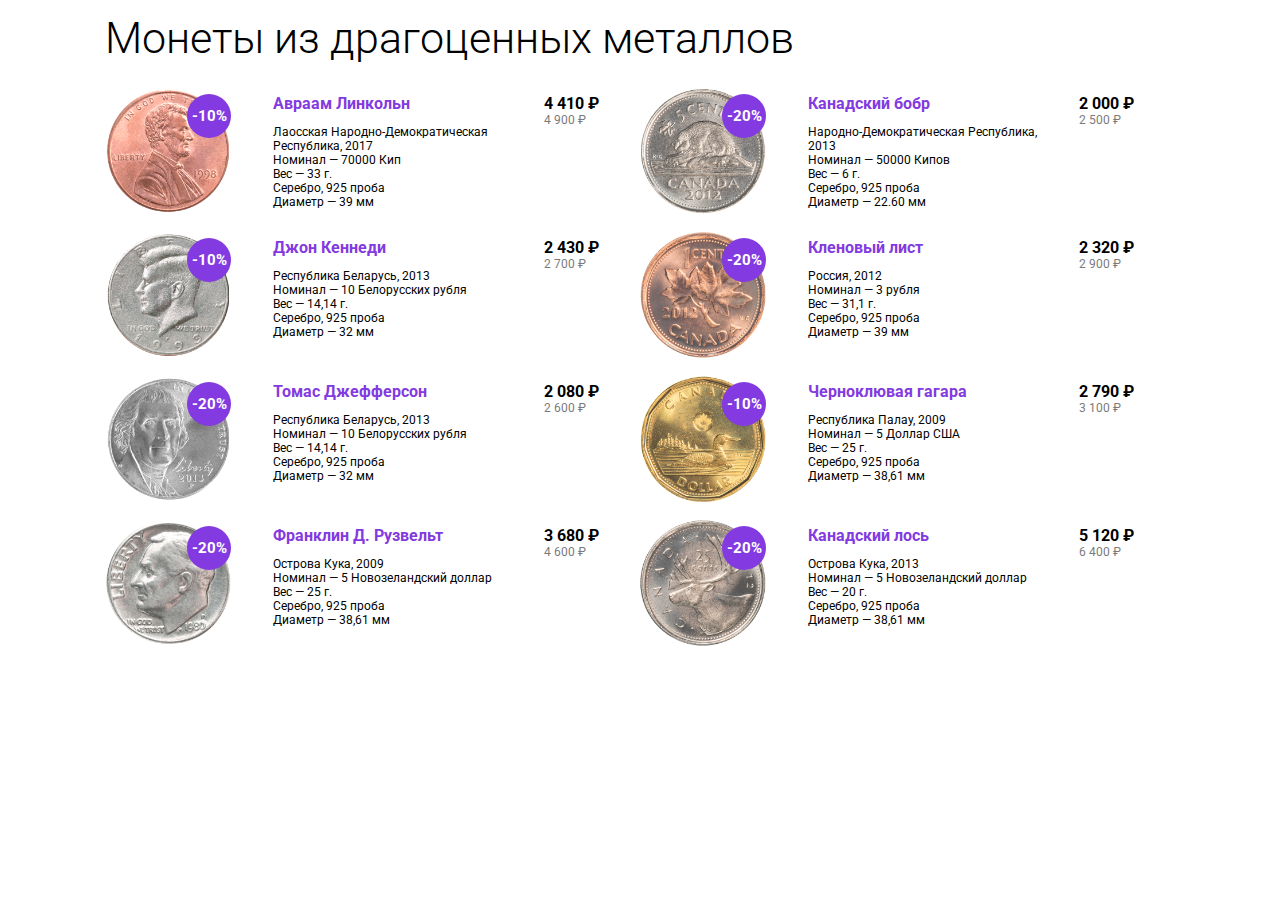
<file: index.html>
<!DOCTYPE html>
<html lang="en">
<head>
    <meta charset="UTF-8">
    <meta name="viewport" content="width=device-width, initial-scale=1.0">
    <title>Монеты из драгоценных металлов</title>
    <link rel="stylesheet" href="resources/css/style.css">
    <link href="https://fonts.googleapis.com/css?family=Roboto&display=swap" rel="stylesheet">
</head>
<body>
    <div class="full-size">
        <header><h1>Монеты из драгоценных металлов</h1></header>
        <main>
            <section class="coins">
                <div class="coin-img">
                    <img src="resources/img/Avers/avers-Linkoln.png" alt="Линкольн"/>
                    <div class="ellipse"><span class="percent">-10%</span></div>
                </div>

                <div class="coin-info">
                    <a href="pages/avraam_info.html">Авраам Линкольн</a>
                    <p>Лаосская Народно-Демократическая Республика, 2017 <br>
                        Номинал — 70000 Кип <br>
                        Вес — 33 г. <br>
                        Серебро, 925 проба <br>
                        Диаметр — 39 мм</p>
                </div>

                <div class="pirce">
                    <h2>4 410 ₽</h2>
                    <h3>4 900 ₽</h3>
                </div>
            </section>


            <section class="coins">
                <div class="coin-img">
                    <img src="resources/img/Avers/avers-bobr.png" alt="Бобр"/>
                    <div class="ellipse"><span class="percent">-20%</span></div>
                </div>

                <div class="coin-info">
                    <a href="pages/bobr_info.html">Канадский бобр</a>
                    <p>Народно-Демократическая Республика, 2013 <br>
                        Номинал — 50000 Кипов <br>
                        Вес — 6 г. <br>
                        Серебро, 925 проба <br>
                        Диаметр — 22.60 мм</p>
                </div>

                <div class="pirce">
                    <h2>2 000 ₽</h2>
                    <h3>2 500 ₽</h3>
                </div>
            </section>
            <section class="coins">
                <div class="coin-img">
                    <img src="resources/img/Avers/avers-Kennedi.png" alt="Кеннеди"/>
                    <div class="ellipse"><span class="percent">-10%</span></div>
                </div>

                <div class="coin-info">
                    <a href="pages/kennedi_info.html">Джон Кеннеди</a>
                    <p>Республика Беларусь, 2013 <br>
                        Номинал — 10 Белорусских рубля <br>
                        Вес — 14,14 г. <br>
                        Серебро, 925 проба <br>
                        Диаметр — 32 мм</p>
                </div>

                <div class="pirce">
                    <h2>2 430 ₽</h2>
                    <h3>2 700 ₽</h3>
                </div>
            </section>
            <section class="coins">
                <div class="coin-img">
                    <img src="resources/img/Avers/avers-klen.png" alt="Клен"/>
                    <div class="ellipse"><span class="percent">-20%</span></div>
                </div>

                <div class="coin-info">
                    <a href="pages/list_info.html">Кленовый лист</a>
                    <p>Россия, 2012 <br>
                        Номинал — 3 рубля <br>
                        Вес — 31,1 г. <br>
                        Серебро, 925 проба <br>
                        Диаметр — 39 мм</p>
                </div>

                <div class="pirce">
                    <h2>2 320 ₽</h2>
                    <h3>2 900 ₽</h3>
                </div>
            </section>
            <section class="coins">
                <div class="coin-img">
                    <img src="resources/img/Avers/avers-Djefferson.png" alt="Джефферсон"/>
                    <div class="ellipse"><span class="percent">-20%</span></div>
                </div>

                <div class="coin-info">
                    <a href="pages/tomas_info.html">Томас Джефферсон</a>
                    <p>Республика Беларусь, 2013 <br>
                        Номинал — 10 Белорусских рубля <br>
                        Вес — 14,14 г. <br>
                        Серебро, 925 проба <br>
                        Диаметр — 32 мм </p>
                </div>

                <div class="pirce">
                    <h2>2 080 ₽</h2>
                    <h3>2 600 ₽</h3>
                </div>
            </section>
            <section class="coins">
                <div class="coin-img">
                    <img src="resources/img/Avers/avers-gagara.png" alt="Линкольн"/>
                    <div class="ellipse"><span class="percent">-10%</span></div>
                </div>

                <div class="coin-info">
                    <a href="pages/qaqara_info.html">Черноклювая гагара</a>
                    <p>Республика Палау, 2009 <br>
                        Номинал — 5 Доллар США <br>
                        Вес — 25 г. <br>
                        Серебро, 925 проба <br>
                        Диаметр — 38,61 мм</p>
                </div>

                <div class="pirce">
                    <h2>2 790 ₽</h2>
                    <h3>3 100 ₽</h3>
                </div>
            </section>
            <section class="coins">
                <div class="coin-img">
                    <img src="resources/img/Avers/avers-Ruzvelt.png" alt="Рузвельт"/>
                    <div class="ellipse"><span class="percent">-20%</span></div>
                </div>

                <div class="coin-info">
                    <a href="pages/franclin_info.html">Франклин Д. Рузвельт</a>
                    <p>Острова Кука, 2009 <br>
                        Номинал — 5 Новозеландский доллар <br>
                        Вес — 25 г. <br>
                        Серебро, 925 проба <br>
                        Диаметр — 38,61 мм</p>
                </div>

                <div class="pirce">
                    <h2>3 680 ₽</h2>
                    <h3>4 600 ₽</h3>
                </div>
            </section>
            <section class="coins">
                <div class="coin-img">
                    <img src="resources/img/Avers/avers-los.png" alt="Лось"/>
                    <div class="ellipse"><span class="percent">-20%</span></div>
                </div>

                <div class="coin-info">
                    <a href="pages/los_info.html">Канадский лось</a>
                    <p>Острова Кука, 2013 <br>
                        Номинал — 5 Новозеландский доллар <br>
                        Вес — 20 г. <br>
                        Серебро, 925 проба <br>
                        Диаметр — 38,61 мм</p>
                </div>

                <div class="pirce">
                    <h2>5 120 ₽</h2>
                    <h3>6 400 ₽</h3>
                </div>
            </section>            
        </main>
    </div>
</body>
</html>
</file>
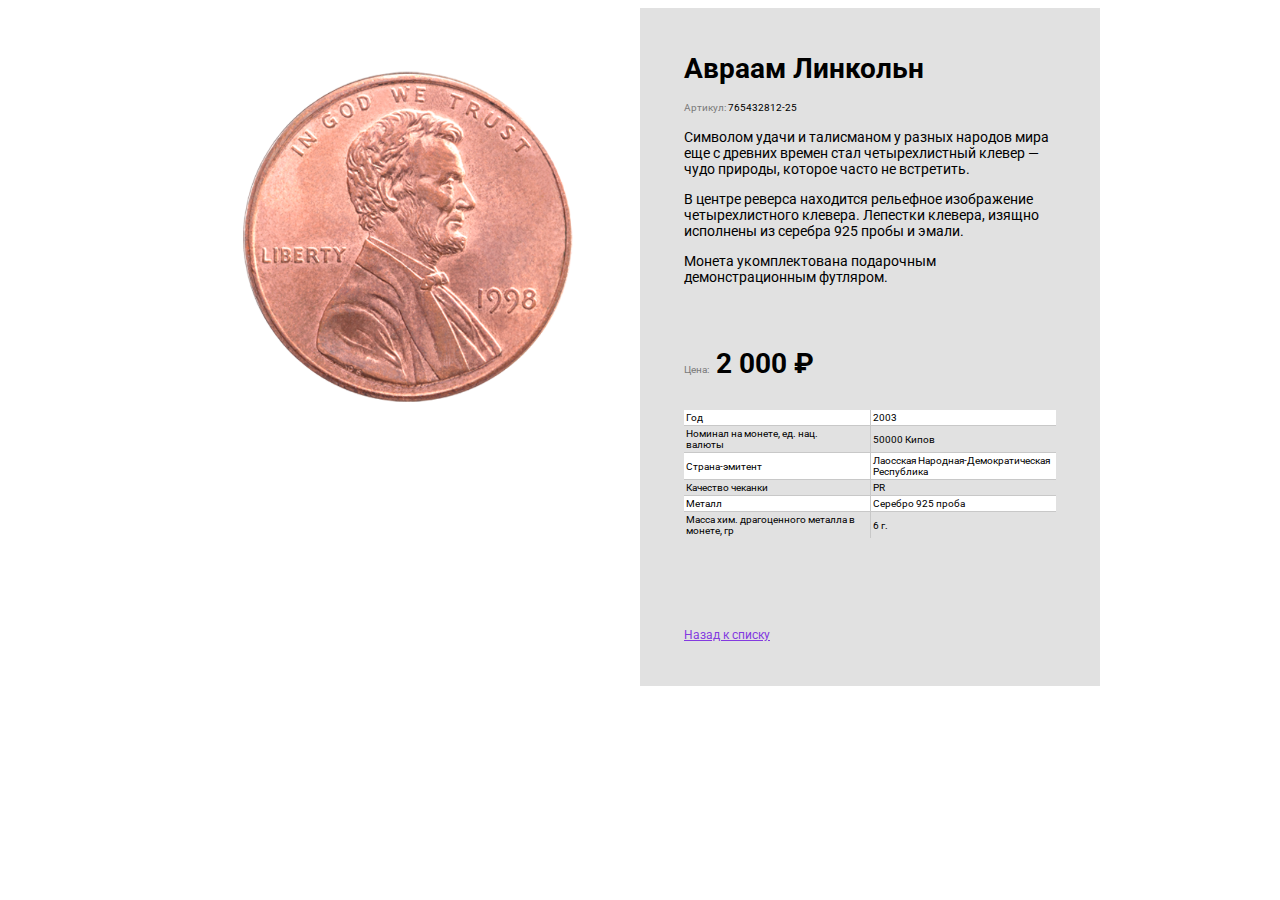
<file: pages/avraam_info.html>
<!DOCTYPE html>
<html lang="en">

<head>
    <meta charset="UTF-8">
    <meta name="viewport" content="width=device-width, initial-scale=1.0">
    <title>Document</title>
    <link rel="stylesheet" href="../resources/css/style.css">
    <link href="https://fonts.googleapis.com/css?family=Roboto&display=swap" rel="stylesheet">
</head>

<body>
    <main class="main-info">
        <div class="side-left">
            <img class="hover-front" src="../resources/img//Avers/avers-Linkoln.png" alt="Линкольн"/>
            <img class="hover-back" src="../resources/img/Revers/revers-Linkoln.png" alt="Линкольн"/>
        </div>
        
        <div class="side-right">
            <div class="side-right-info">
                <h1>Авраам Линкольн</h1>
                <h5><span class="article">Артикул:</span> 765432812-25</h5>
                <p>Символом удачи и талисманом у
                    разных народов мира еще с древних времен
                    стал четырехлистный клевер — чудо природы,
                    которое часто не встретить.</p>
                <p>В центре реверса находится рельефное 
                    изображение четырехлистного клевера. 
                    Лепестки клевера, изящно исполнены из 
                    серебра 925 пробы и эмали. </p>
                <p>Монета укомплектована подарочным демонстрационным футляром.</p>
            </div>
            <div class="side-right-info">
                <h2><span class="article">Цена:</span> 2 000  ₽</h2>
                <table>
                    <tr>
                        <td class="center-border">Год</td>
                        <td>2003</td>
                    </tr>
                    <tr>
                        <td class="center-border">Номинал на монете, ед. нац.<br> валюты</td>
                        <td>50000 Кипов</td>
                    </tr>
                    <tr>
                        <td class="center-border">Страна-эмитент</td>
                        <td>Лаосская Народная-Демократическая<br>
                            Республика
                        </td>
                    </tr>
                    <tr>
                        <td class="center-border">Качество чеканки</td>
                        <td>PR</td>
                    </tr>
                    <tr>
                        <td class="center-border">Металл</td>
                        <td>Серебро 925 проба</td>
                    </tr>
                    <tr>
                        <td class="center-border">Масса хим. драгоценного металла в монете, гр</td>
                        <td>6 г.</td>
                    </tr>
                </table>

                <a href="../index.html">Назад к списку</a>
            </div>
        </div>
    </main>
</body>

</html>
</file>
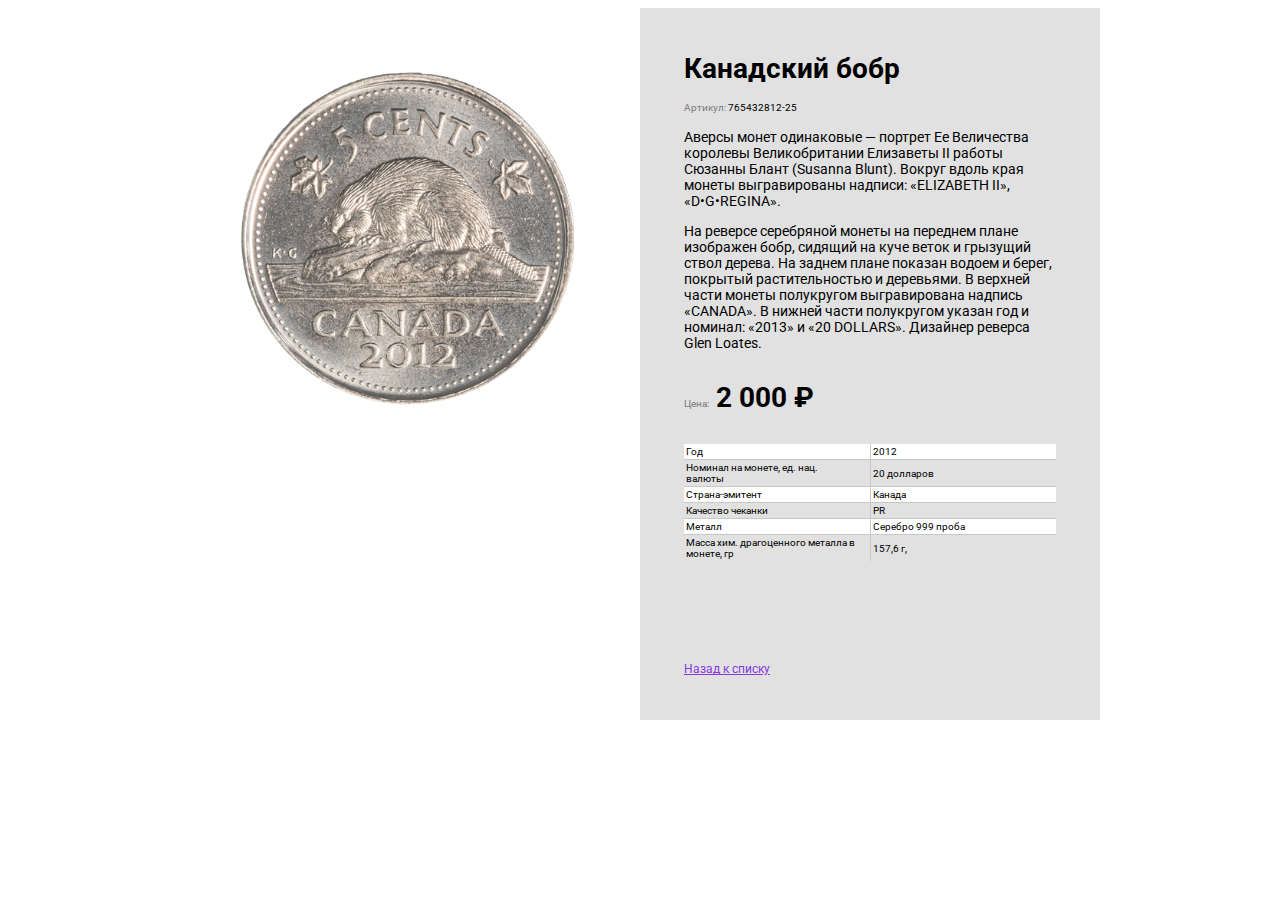
<file: pages/bobr_info.html>
<!DOCTYPE html>
<html lang="en">

<head>
    <meta charset="UTF-8">
    <meta name="viewport" content="width=device-width, initial-scale=1.0">
    <title>Document</title>
    <link rel="stylesheet" href="../resources/css/style.css">
    <link href="https://fonts.googleapis.com/css?family=Roboto&display=swap" rel="stylesheet">
</head>

<body>
    <main class="main-info">
        <div class="side-left">
            <img class="hover-front" src="../resources/img/Avers/avers-bobr.png" alt="bobr"/>
            <img class="hover-back" src="../resources/img/Revers/revers-bobr.png" alt="bobr"/>
        </div>
        
        <div class="side-right">
            <div class="side-right-info">
                <h1>Канадский бобр</h1>
                <h5><span class="article">Артикул:</span> 765432812-25</h5>
                <p>Аверсы монет одинаковые — портрет Ее Величества королевы Великобритании 
                    Елизаветы II работы Сюзанны Блант (Susanna Blunt). Вокруг вдоль края 
                    монеты выгравированы надписи: «ELIZABETH II», «D•G•REGINA».</p>
                <p>На реверсе серебряной монеты на переднем плане изображен бобр, 
                    сидящий на куче веток и грызущий ствол дерева. На заднем плане 
                    показан водоем и берег, покрытый растительностью и деревьями. 
                    В верхней части монеты полукругом выгравирована надпись «CANADA». 
                    В нижней части полукругом указан год и номинал: «2013» и «20 DOLLARS». 
                    Дизайнер реверса Glen Loates.</p>
            </div>
            <div class="side-right-info">
                <h2><span class="article">Цена:</span> 2 000  ₽</h2>
                <table>
                    <tr>
                        <td class="center-border">Год</td>
                        <td>2012</td>
                    </tr>
                    <tr>
                        <td class="center-border">Номинал на монете, ед. нац.<br> валюты</td>
                        <td>20 долларов </td>
                    </tr>
                    <tr>
                        <td class="center-border">Страна-эмитент</td>
                        <td>Канада</td>
                    </tr>
                    <tr>
                        <td class="center-border">Качество чеканки</td>
                        <td>PR</td>
                    </tr>
                    <tr>
                        <td class="center-border">Металл</td>
                        <td>Серебро 999 проба</td>
                    </tr>
                    <tr>
                        <td class="center-border">Масса хим. драгоценного металла в монете, гр</td>
                        <td>157,6 г,</td>
                    </tr>
                </table>

                <a href="../index.html">Назад к списку</a>
            </div>
        </div>
    </main>
</body>

</html>
</file>
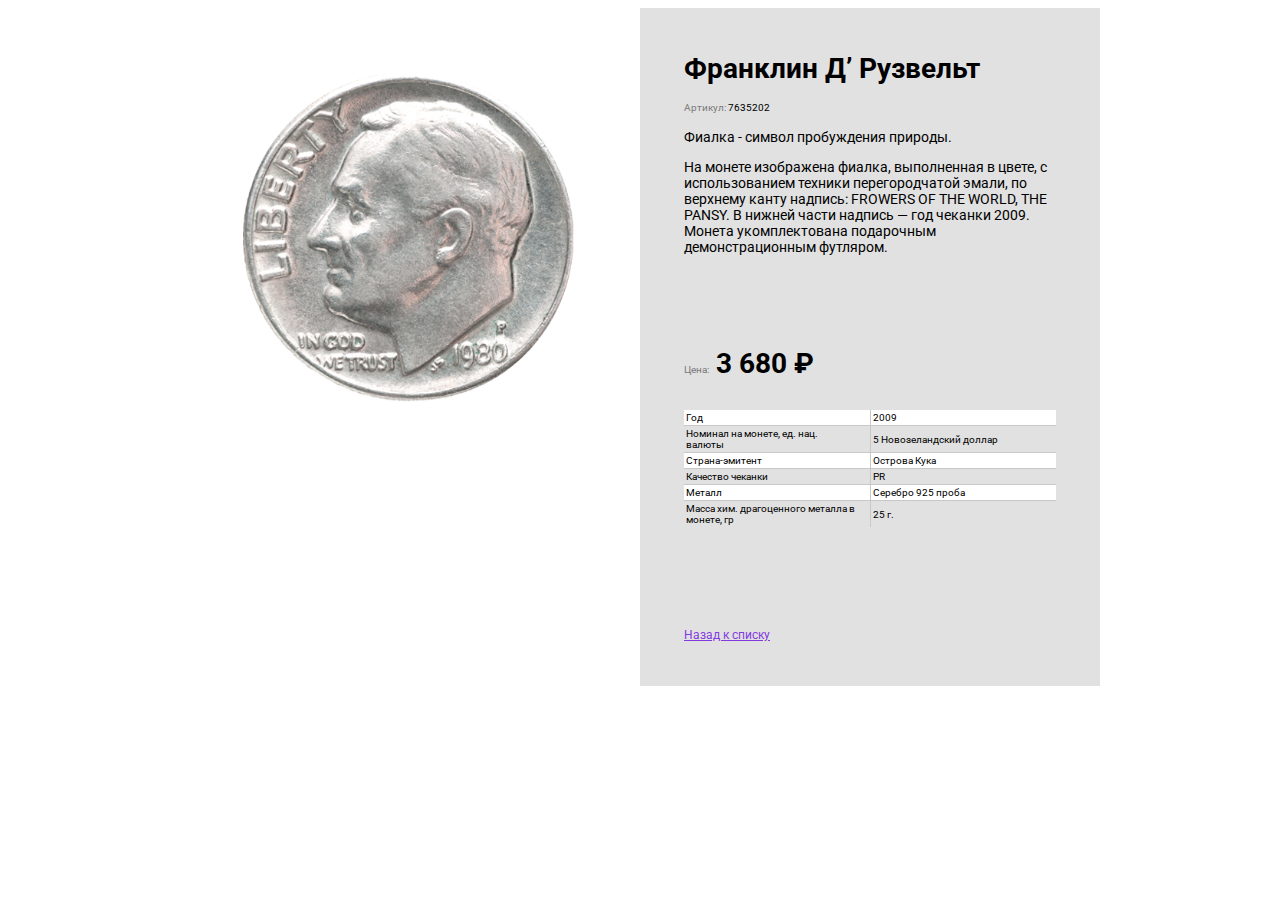
<file: pages/franclin_info.html>
<!DOCTYPE html>
<html lang="en">

<head>
    <meta charset="UTF-8">
    <meta name="viewport" content="width=device-width, initial-scale=1.0">
    <title>Document</title>
    <link rel="stylesheet" href="../resources/css/style.css">
    <link href="https://fonts.googleapis.com/css?family=Roboto&display=swap" rel="stylesheet">
</head>

<body>
    <main class="main-info">
        <div class="side-left">
            <img class="hover-front" src="../resources/img/Avers/avers-Ruzvelt.png" alt="Ruzvelt"/>
            <img class="hover-back" src="../resources/img/Revers/revers-Ruzvelt.png" alt="Ruzvelt"/>
        </div>
        
        <div class="side-right">
            <div class="side-right-info">
                <h1>Франклин Д’ Рузвельт</h1>
                <h5><span class="article">Артикул:</span> 7635202</h5>
                <p>Фиалка - символ пробуждения природы.</p>
                <p>На монете изображена фиалка, выполненная в цвете, c использованием 
                    техники перегородчатой эмали, по верхнему канту надпись: FROWERS 
                    OF THE WORLD, THE PANSY. В нижней части надпись — год чеканки 
                    2009. Монета укомплектована подарочным демонстрационным футляром.</p>
            </div>
            <div class="side-right-info">
                <h2><span class="article">Цена:</span> 3 680  ₽</h2>
                <table>
                    <tr>
                        <td class="center-border">Год</td>
                        <td>2009</td>
                    </tr>
                    <tr>
                        <td class="center-border">Номинал на монете, ед. нац.<br> валюты</td>
                        <td>5 Новозеландский доллар</td>
                    </tr>
                    <tr>
                        <td class="center-border">Страна-эмитент</td>
                        <td>Острова Кука</td>
                    </tr>
                    <tr>
                        <td class="center-border">Качество чеканки</td>
                        <td>PR</td>
                    </tr>
                    <tr>
                        <td class="center-border">Металл</td>
                        <td>Серебро 925 проба</td>
                    </tr>
                    <tr>
                        <td class="center-border">Масса хим. драгоценного металла в монете, гр</td>
                        <td>25 г.</td>
                    </tr>
                </table>

                <a href="../index.html">Назад к списку</a>
            </div>
        </div>
    </main>
</body>

</html>
</file>
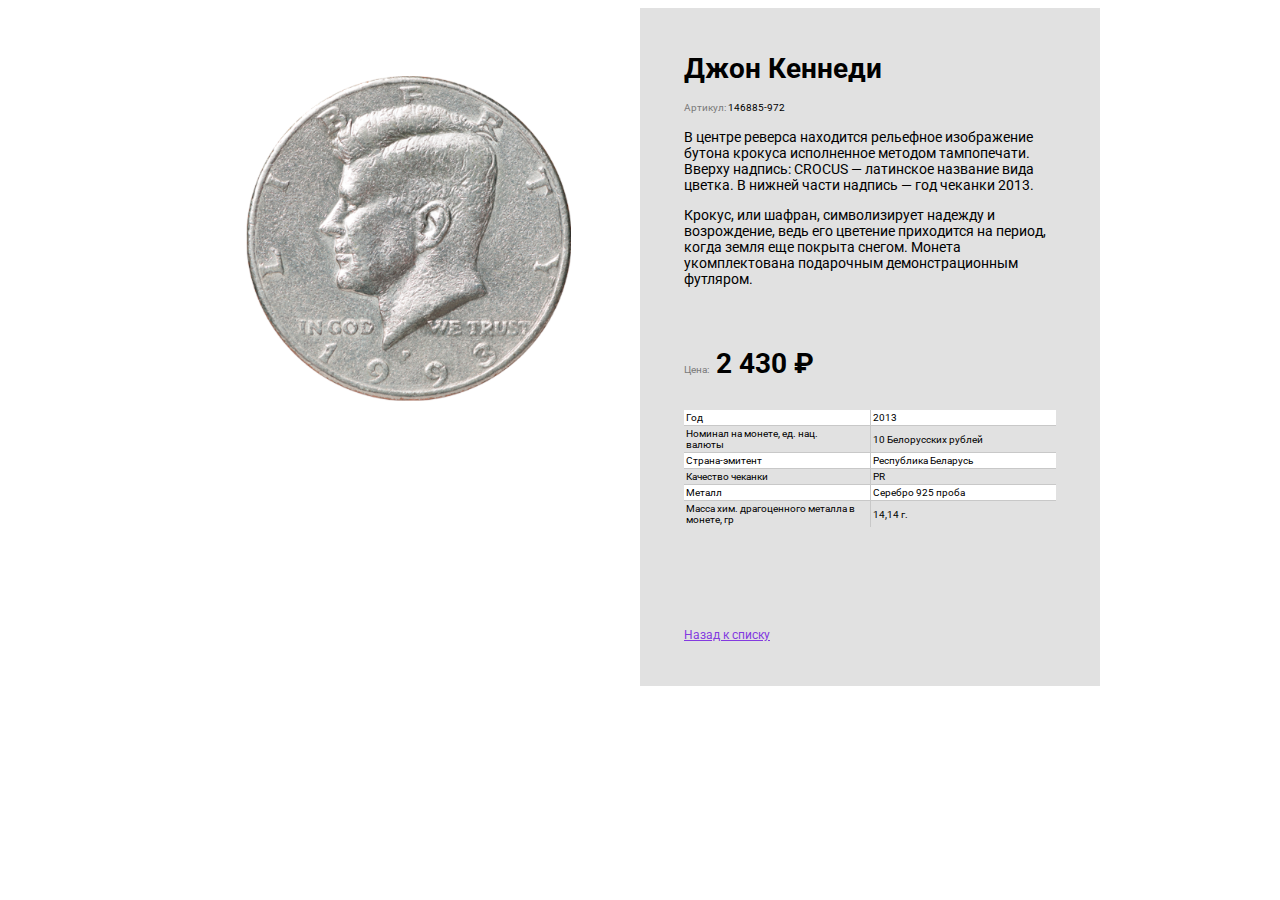
<file: pages/kennedi_info.html>
<!DOCTYPE html>
<html lang="en">

<head>
    <meta charset="UTF-8">
    <meta name="viewport" content="width=device-width, initial-scale=1.0">
    <title>Document</title>
    <link rel="stylesheet" href="../resources/css/style.css">
    <link href="https://fonts.googleapis.com/css?family=Roboto&display=swap" rel="stylesheet">
</head>

<body>
    <main class="main-info">
        <div class="side-left">
            <img class="hover-front" src="../resources/img/Avers/avers-Kennedi.png" alt="Kennedi"/>
            <img class="hover-back" src="../resources/img/Revers/revers-Kennedi.png" alt="Kennedi"/>
        </div>
        
        <div class="side-right">
            <div class="side-right-info">
                <h1>Джон Кеннеди</h1>
                <h5><span class="article">Артикул:</span> 146885-972</h5>
                <p>В центре реверса находится рельефное изображение бутона крокуса исполненное методом тампопечати. Вверху надпись: CROCUS — латинское название вида цветка. В нижней части надпись — год чеканки 2013.</p>
                <p>Крокус, или шафран, символизирует надежду и возрождение, ведь его цветение приходится на период, когда земля еще покрыта снегом. Монета укомплектована подарочным демонстрационным футляром.
                </p>
            </div>
            <div class="side-right-info">
                <h2><span class="article">Цена:</span> 2 430  ₽</h2>
                <table>
                    <tr>
                        <td class="center-border">Год</td>
                        <td>2013</td>
                    </tr>
                    <tr>
                        <td class="center-border">Номинал на монете, ед. нац.<br> валюты</td>
                        <td>10 Белорусских рублей</td>
                    </tr>
                    <tr>
                        <td class="center-border">Страна-эмитент</td>
                        <td>Республика Беларусь
                        </td>
                    </tr>
                    <tr>
                        <td class="center-border">Качество чеканки</td>
                        <td>PR</td>
                    </tr>
                    <tr>
                        <td class="center-border">Металл</td>
                        <td>Серебро 925 проба</td>
                    </tr>
                    <tr>
                        <td class="center-border">Масса хим. драгоценного металла в монете, гр</td>
                        <td>14,14 г.</td>
                    </tr>
                </table>

                <a href="../index.html">Назад к списку</a>
            </div>
        </div>
    </main>
</body>

</html>
</file>
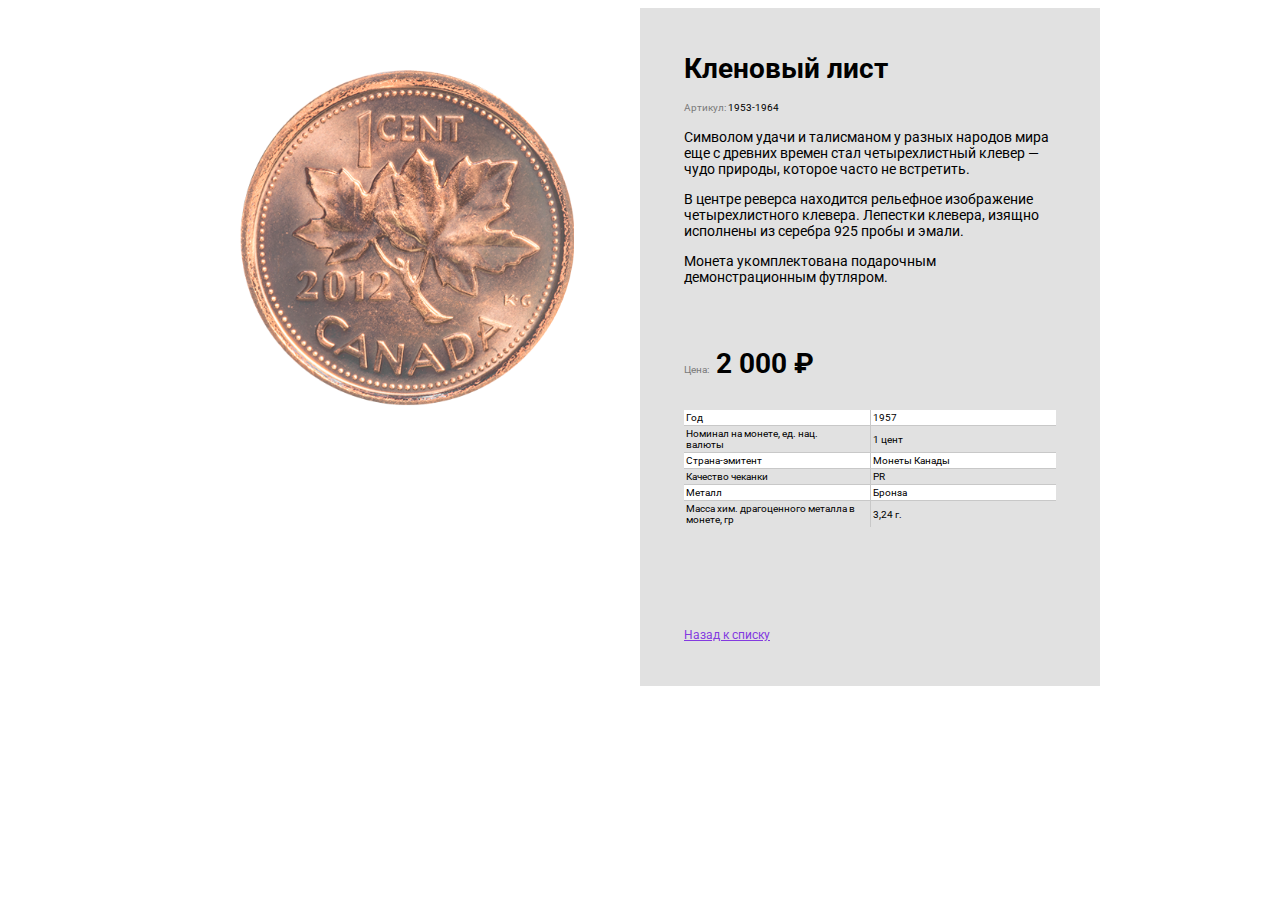
<file: pages/list_info.html>
<html lang="en">

<head>
    <meta charset="UTF-8">
    <meta name="viewport" content="width=device-width, initial-scale=1.0">
    <title>Document</title>
    <link rel="stylesheet" href="../resources/css/style.css">
    <link href="https://fonts.googleapis.com/css?family=Roboto&display=swap" rel="stylesheet">
</head>

<body>
    <main class="main-info">
        <div class="side-left">
            <img class="hover-front" src="../resources/img/Avers/avers-klen.png" alt="klen"/>
            <img class="hover-back" src="../resources/img/Revers/revers-klen.png" alt="klen"/>
        </div>
        
        <div class="side-right">
            <div class="side-right-info">
                <h1>Кленовый лист</h1>
                <h5><span class="article">Артикул:</span> 1953-1964</h5>
                <p>Символом удачи и талисманом у
                    разных народов мира еще с древних времен
                    стал четырехлистный клевер — чудо природы,
                    которое часто не встретить.</p>
                <p>В центре реверса находится рельефное 
                    изображение четырехлистного клевера. 
                    Лепестки клевера, изящно исполнены из 
                    серебра 925 пробы и эмали. </p>
                <p>Монета укомплектована подарочным демонстрационным футляром.</p>
            </div>
            <div class="side-right-info">
                <h2><span class="article">Цена:</span> 2 000  ₽</h2>
                <table>
                    <tr>
                        <td class="center-border">Год</td>
                        <td>1957</td>
                    </tr>
                    <tr>
                        <td class="center-border">Номинал на монете, ед. нац.<br> валюты</td>
                        <td>1 цент</td>
                    </tr>
                    <tr>
                        <td class="center-border">Страна-эмитент</td>
                        <td>Монеты Канады</td>
                    </tr>
                    <tr>
                        <td class="center-border">Качество чеканки</td>
                        <td>PR</td>
                    </tr>
                    <tr>
                        <td class="center-border">Металл</td>
                        <td>Бронза</td>
                    </tr>
                    <tr>
                        <td class="center-border">Масса хим. драгоценного металла в монете, гр</td>
                        <td>3,24 г.</td>
                    </tr>
                </table>

                <a href="../index.html">Назад к списку</a>
            </div>
        </div>
    </main>
</body>

</html>
</file>
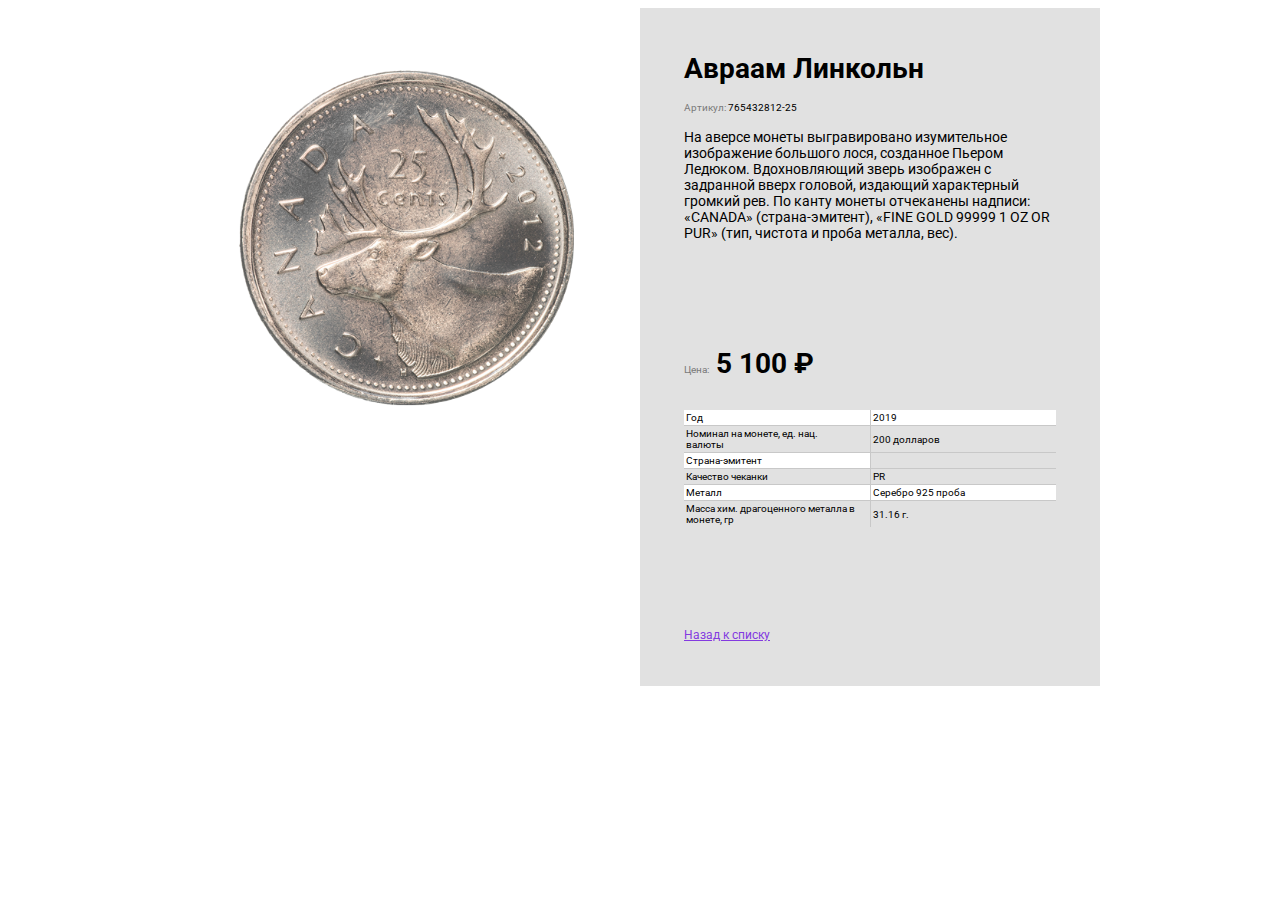
<file: pages/los_info.html>
<!DOCTYPE html>
<html lang="en">

<head>
    <meta charset="UTF-8">
    <meta name="viewport" content="width=device-width, initial-scale=1.0">
    <title>Document</title>
    <link rel="stylesheet" href="../resources/css/style.css">
    <link href="https://fonts.googleapis.com/css?family=Roboto&display=swap" rel="stylesheet">
</head>

<body>
    <main class="main-info">
        <div class="side-left">
            <img class="hover-front" src="../resources/img/Avers/avers-los.png" alt="los"/>
            <img class="hover-back" src="../resources/img/Revers/revers-los.png" alt="los"/>
        </div>
        
        <div class="side-right">
            <div class="side-right-info">
                <h1>Авраам Линкольн</h1>
                <h5><span class="article">Артикул:</span> 765432812-25</h5>
                <p>На аверсе монеты выгравировано изумительное изображение 
                    большого лося, созданное Пьером Ледюком. Вдохновляющий 
                    зверь изображен с задранной вверх головой, издающий 
                    характерный громкий рев. По канту монеты отчеканены 
                    надписи: «CANADA» (страна-эмитент), «FINE GOLD 99999 
                    1 OZ OR PUR» (тип, чистота и проба металла, вес).</p>
            </div>
            <div class="side-right-info">
                <h2><span class="article">Цена:</span> 5 100  ₽</h2>
                <table>
                    <tr>
                        <td class="center-border">Год</td>
                        <td>2019</td>
                    </tr>
                    <tr>
                        <td class="center-border">Номинал на монете, ед. нац.<br> валюты</td>
                        <td>200 долларов</td>
                    </tr>
                    <tr>
                        <td class="center-border">Страна-эмитент</td>
                        <tdКанада</td>
                    </tr>
                    <tr>
                        <td class="center-border">Качество чеканки</td>
                        <td>PR</td>
                    </tr>
                    <tr>
                        <td class="center-border">Металл</td>
                        <td>Серебро 925 проба</td>
                    </tr>
                    <tr>
                        <td class="center-border">Масса хим. драгоценного металла в монете, гр</td>
                        <td>31.16  г.</td>
                    </tr>
                </table>

                <a href="../index.html">Назад к списку</a>
            </div>
        </div>
    </main>
</body>

</html>
</file>
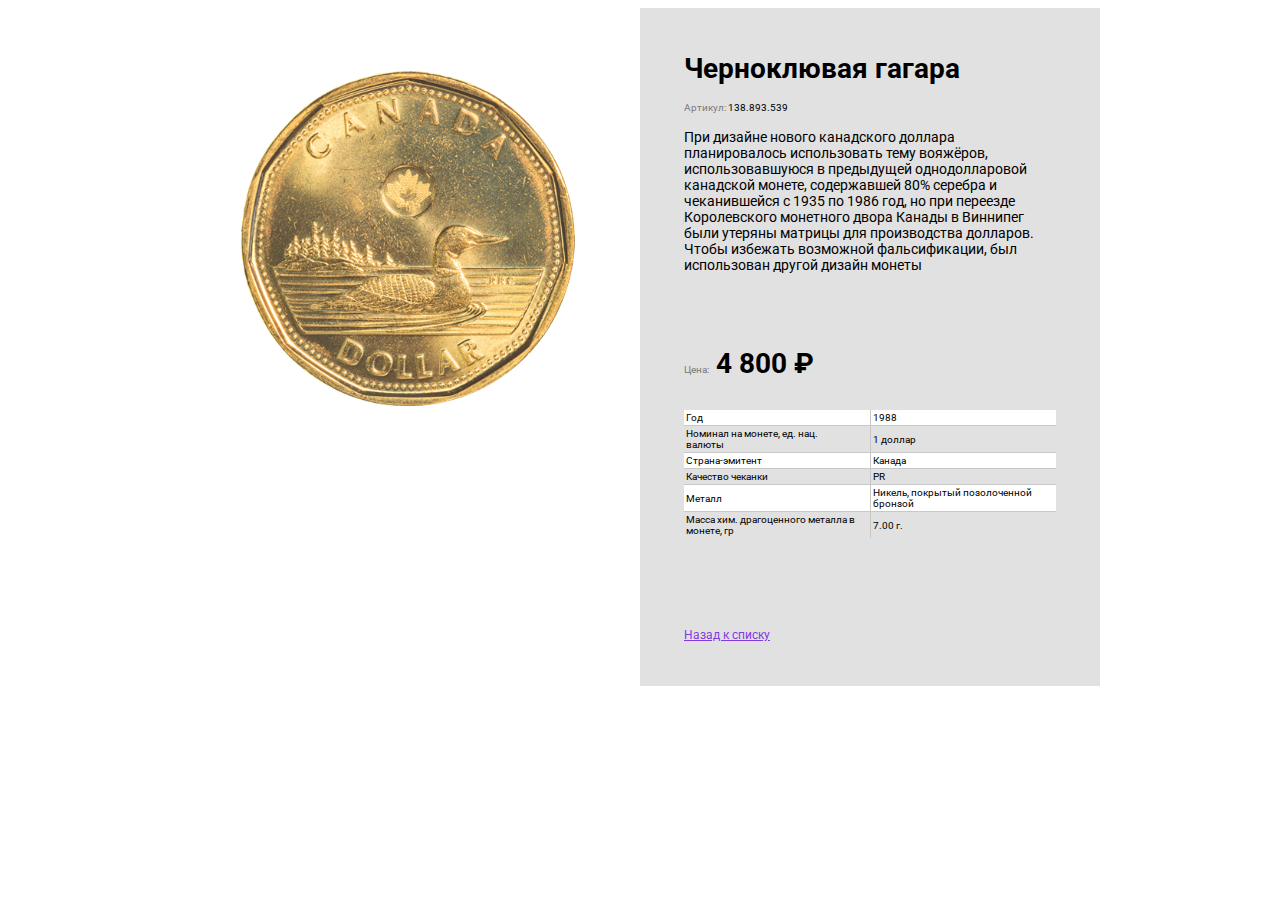
<file: pages/qaqara_info.html>
<!DOCTYPE html>
<html lang="en">

<head>
    <meta charset="UTF-8">
    <meta name="viewport" content="width=device-width, initial-scale=1.0">
    <title>Document</title>
    <link rel="stylesheet" href="../resources/css/style.css">
    <link href="https://fonts.googleapis.com/css?family=Roboto&display=swap" rel="stylesheet">
</head>

<body>
    <main class="main-info">
        <div class="side-left">
            <img class="hover-front" src="../resources/img/Avers/avers-gagara.png" alt="gagara"/>
            <img class="hover-back" src="../resources/img/Revers/revers-gagara.png" alt="gagara"/>
        </div>
        
        <div class="side-right">
            <div class="side-right-info">
                <h1>Черноклювая гагара</h1>
                <h5><span class="article">Артикул:</span> 138.893.539</h5>
                <p>При дизайне нового канадского доллара планировалось использовать 
                    тему вояжёров, использовавшуюся в предыдущей однодолларовой канадской 
                    монете, содержавшей 80% серебра и чеканившейся с 1935 по 1986 год, но 
                    при переезде Королевского монетного двора Канады в Виннипег были утеряны 
                    матрицы для производства долларов. Чтобы избежать возможной фальсификации, 
                    был использован другой дизайн монеты</p>
            </div>
            <div class="side-right-info">
                <h2><span class="article">Цена:</span> 4 800  ₽</h2>
                <table>
                    <tr>
                        <td class="center-border">Год</td>
                        <td>1988</td>
                    </tr>
                    <tr>
                        <td class="center-border">Номинал на монете, ед. нац.<br> валюты</td>
                        <td>1 доллар</td>
                    </tr>
                    <tr>
                        <td class="center-border">Страна-эмитент</td>
                        <td>Канада</td>
                    </tr>
                    <tr>
                        <td class="center-border">Качество чеканки</td>
                        <td>PR</td>
                    </tr>
                    <tr>
                        <td class="center-border">Металл</td>
                        <td>Никель, покрытый позолоченной бронзой</td>
                    </tr>
                    <tr>
                        <td class="center-border">Масса хим. драгоценного металла в монете, гр</td>
                        <td>7.00 г.</td>
                    </tr>
                </table>

                <a href="../index.html">Назад к списку</a>
            </div>
        </div>
    </main>
</body>

</html>
</file>
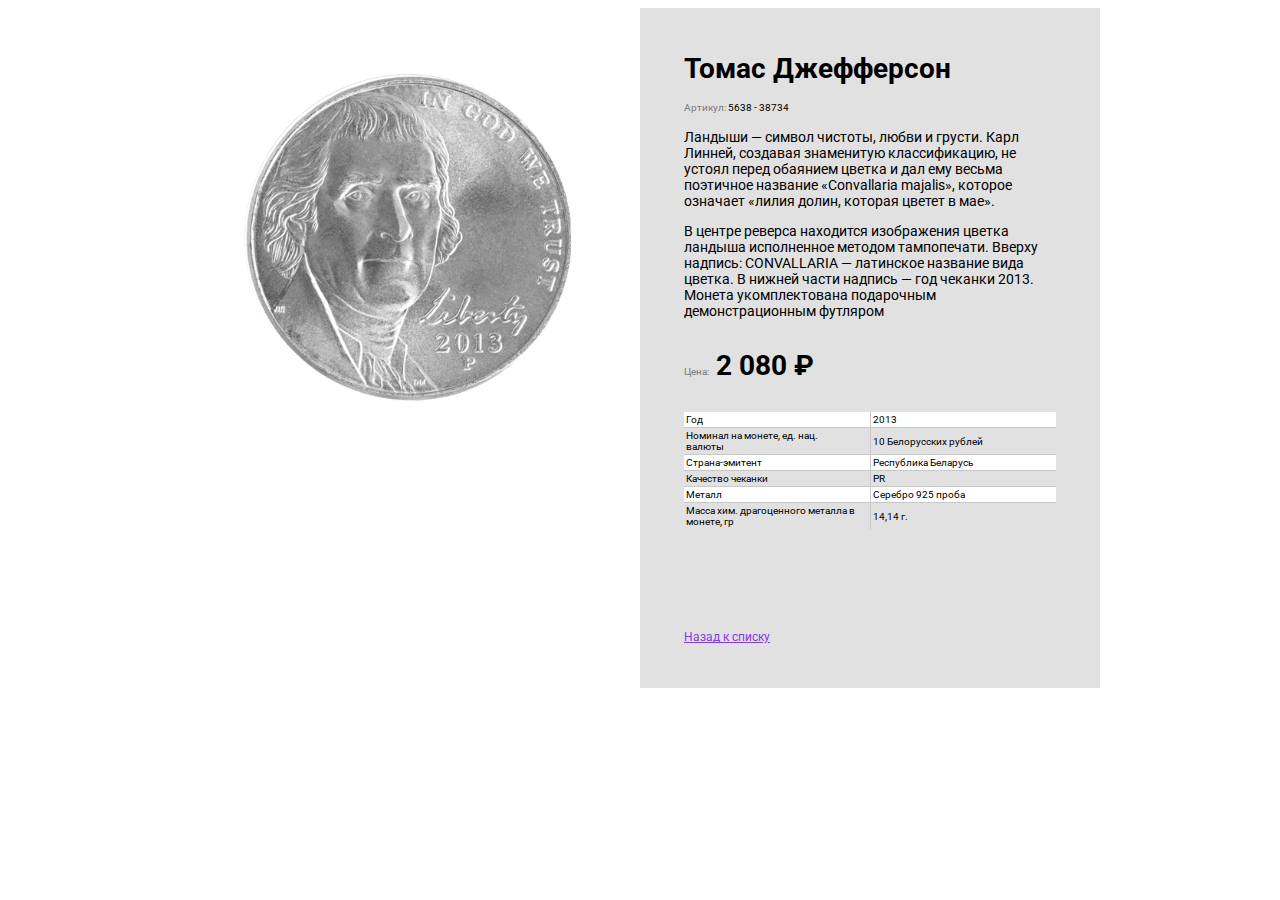
<file: pages/tomas_info.html>
<!DOCTYPE html>
<html lang="en">

<head>
    <meta charset="UTF-8">
    <meta name="viewport" content="width=device-width, initial-scale=1.0">
    <title>Document</title>
    <link rel="stylesheet" href="../resources/css/style.css">
    <link href="https://fonts.googleapis.com/css?family=Roboto&display=swap" rel="stylesheet">
</head>

<body>
    <main class="main-info">
        <div class="side-left">
            <img class="hover-front" src="../resources/img/Avers/avers-Djefferson.png" alt="Djefferson"/>
            <img class="hover-back" src="../resources/img/Revers/revers-Djefferson.png" alt="Djefferson"/>
        </div>
        
        <div class="side-right">
            <div class="side-right-info">
                <h1>Томас Джефферсон</h1>
                <h5><span class="article">Артикул:</span> 5638 - 38734</h5>
                <p>Ландыши — символ чистоты, любви и грусти. Карл Линней, создавая знаменитую 
                    классификацию, не устоял перед обаянием цветка и дал ему весьма поэтичное 
                    название «Convallaria majalis», которое означает «лилия долин, которая 
                    цветет в мае».</p>
                <p>В центре реверса находится изображения цветка ландыша исполненное методом 
                    тампопечати. Вверху надпись: CONVALLARIA — латинское название вида цветка. 
                    В нижней части надпись — год чеканки 2013. Монета укомплектована 
                    подарочным демонстрационным футляром</p>
            </div>
            <div class="side-right-info">
                <h2><span class="article">Цена:</span> 2 080  ₽</h2>
                <table>
                    <tr>
                        <td class="center-border">Год</td>
                        <td>2013</td>
                    </tr>
                    <tr>
                        <td class="center-border">Номинал на монете, ед. нац.<br> валюты</td>
                        <td>10 Белорусских рублей</td>
                    </tr>
                    <tr>
                        <td class="center-border">Страна-эмитент</td>
                        <td>Республика Беларусь
                        </td>
                    </tr>
                    <tr>
                        <td class="center-border">Качество чеканки</td>
                        <td>PR</td>
                    </tr>
                    <tr>
                        <td class="center-border">Металл</td>
                        <td>Серебро 925 проба</td>
                    </tr>
                    <tr>
                        <td class="center-border">Масса хим. драгоценного металла в монете, гр</td>
                        <td>14,14 г.</td>
                    </tr>
                </table>

                <a href="../index.html">Назад к списку</a>
            </div>
        </div>
    </main>
</body>

</html>
</file>
<file: resources/css/style.css>
body {
    font-family: Roboto, sans-serif;
}

.full-size {
    font-family: Roboto, sans-serif;
    max-width: 1080px;
    min-width: 500px;
    margin: 0 auto;
    /* border: 1px solid; */
    padding: 5px;
    overflow: auto;
}

* {
    box-sizing: border-box;
}

main {
    display: flex;
    flex-wrap: wrap;
}

header h1 {
    font-style: normal;
    font-weight: 300;
    font-size: 43px;
    /* line-height: 50px; */
    margin: 0;
}

h2 {
    font-weight: bold;
    font-size: 16px;
    margin: 0;
}

h3 {
    font-size: 12px;
    font-weight: normal;
    margin: 0;
    color: #7A7A7A;
}

header {
    /* border: 1px solid; */
    min-height: 71px;
    margin: 0 0 10px;
}

.coins {
    position: relative;
    display: flex;
    flex: 50%;
    /* max-width: 530px; */
    min-width: 378px;
    /* align-items: stretch; */
    /* height: auto; */
    margin: 0 auto 24px;
    /* border: 1px solid; */
}

.coin-img {
    position: relative;
    width: 126px;
    height: 120px;
    /* border: 1px solid; */
}

.ellipse {
    position: absolute;
    background: #833AE0;
    width: 44px;
    height: 44px;
    top: 0;
    right: 0;
    border-radius: 100%;
    z-index: 1;
    font-weight: bold;
    font-size: 15px;
    color: #FFFFFF;
    display: flex;
    justify-content: center;
    align-items: center;
}

/* .percent {
    display: inline-block;
} */

/* chance */

.coin-img img {
    position: relative;
    width: 172px;
    height: 172px;
    bottom: 29px;
    left: -22px;
}

.pirce {
    position: absolute;
    /* background-color: tomato; */
    right: 0;
    width: 96px;
    /* height: auto; */
    /* font-weight: bold;
    font-size: 16px; */
}

.coin-info {
    width: 100%;
    margin-right: 96px;
    padding: 0 40px 0 42px;
}

.coin-info a {
    font-weight: bold;
    font-size: 16px;
    /* line-height: 19px; */
    color: #833AE0;
    text-decoration: none;
}

p {
    font-size: 12px;
    margin-bottom: 0;
}

.main-info {
    max-width: 920px;
    min-width: 600px;
    height: auto;
    margin: 0 auto;
    /* border: 1px solid; */
    display: flex;
}

.side-left {
    width: 50%;
    min-height: 672px;
}

.side-right {
    width: 50%;
    min-height: 670px;
    background: rgba(196, 196, 196, 0.5);
    padding: 44px;
}

.side-right-info {
    position: relative;
    width: 100%;
    /* height: 50%; */
    min-height: 295px;
    /* border: 1px solid; */
    padding-bottom: 30px;
}

h1 {
    font-size: 28px;
    margin: 0;
}

h5 {
    font-size: 10px;
    font-weight: normal;
}

.article {
    color: #7A7A7A;
}

.side-right-info p {
    font-size: 14px;
}

.side-right-info h2 {
    font-size: 28px;
    margin: 0 0 30px;
}

.side-right-info span {
    font-size: 10px;
    font-weight: normal;
}

table {
    font-size: 10px;
    width: 100%;
    border-collapse: collapse;
}

td {
    width: 50%;
    padding: 2px;
}

tr:nth-child(odd) {
    background-color: white;
}

.center-border {
    border-right: 1px solid rgb(200, 200, 200);
}

tr {
    border-bottom: 1px solid rgb(200, 200, 200);
}

tr:last-child {
    border-bottom: none;
}

.side-right-info a {
    position: absolute;
    bottom: 0;
    color: #833AE0;
    font-size: 12px;
}

.side-left {
    position: relative;
}

.side-left img {
    position: absolute;
    top: 0;
    left: 0;
    width: 100%;
    /* display: block; */
}

.side-left .hover-front {
    z-index: 1;
    transition: opacity .1s linear;
}

 .hover-front:hover {
    opacity: 0;
}
</file>
